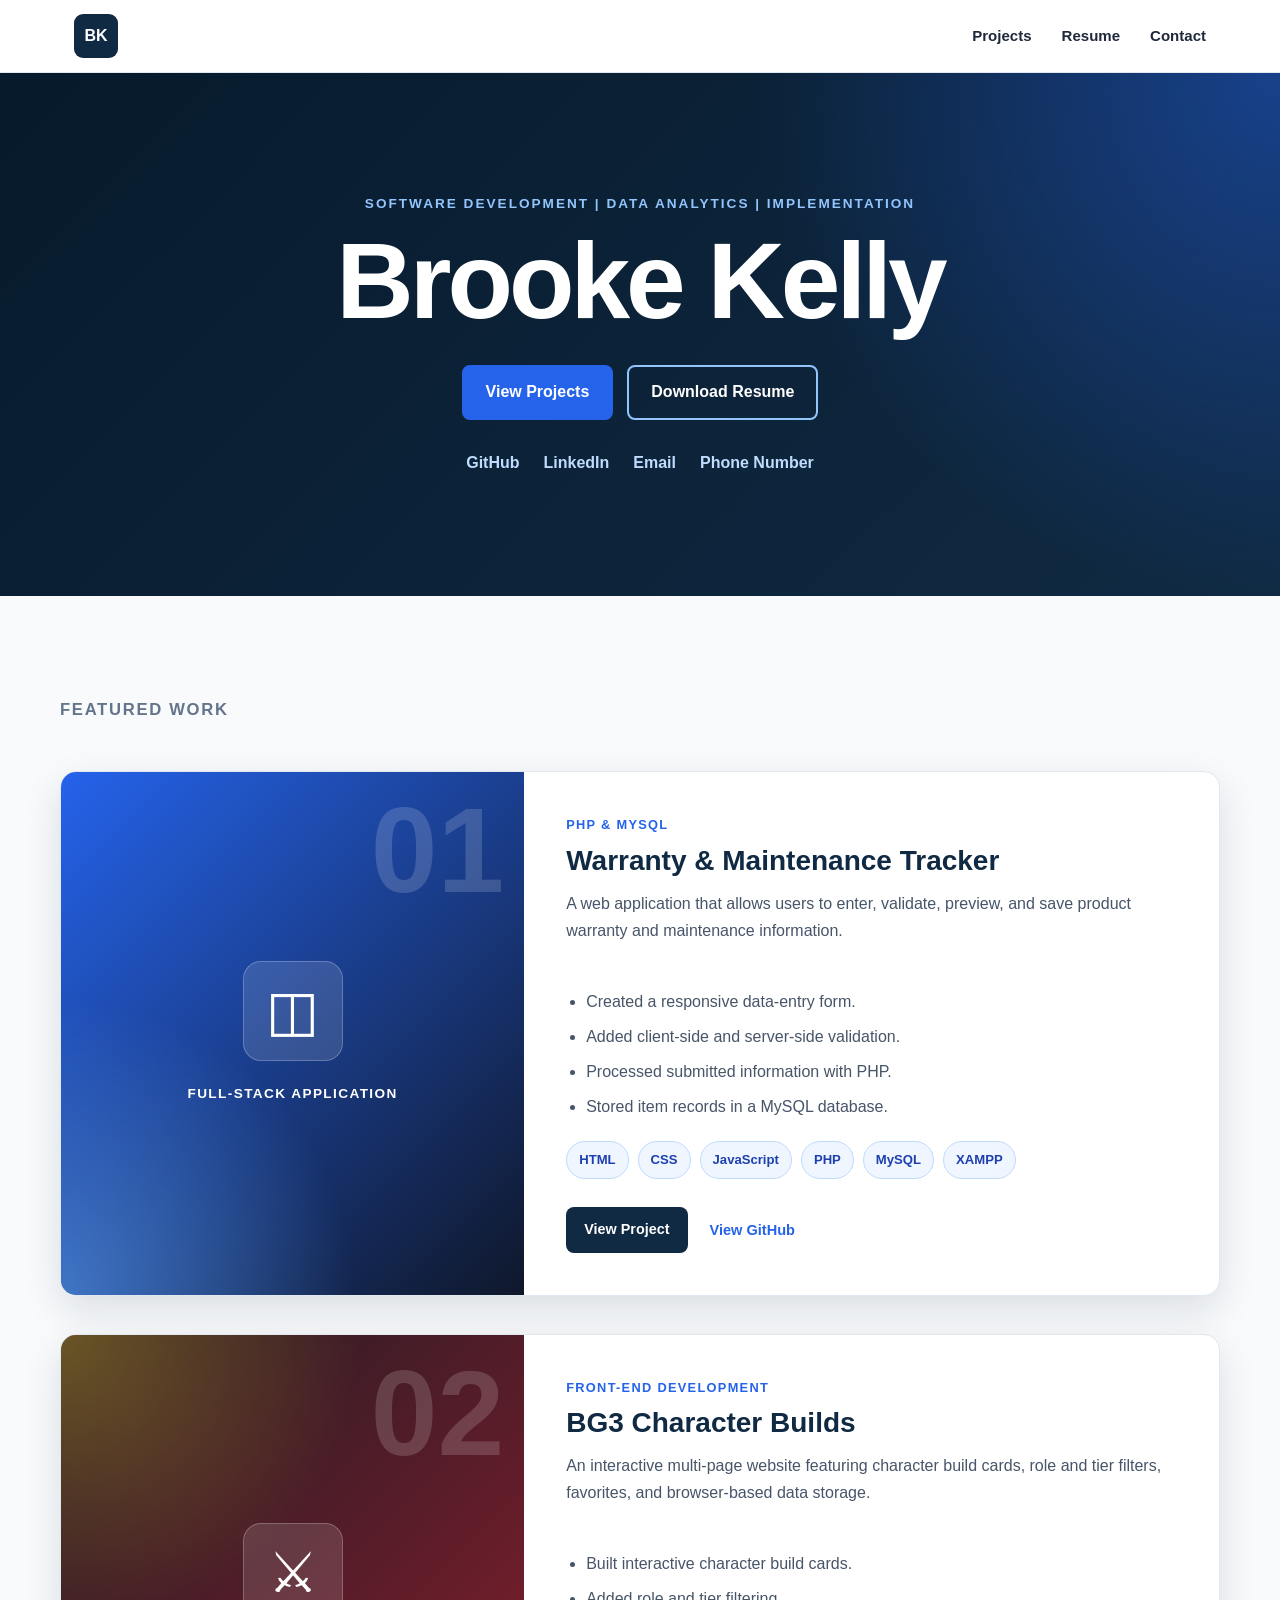
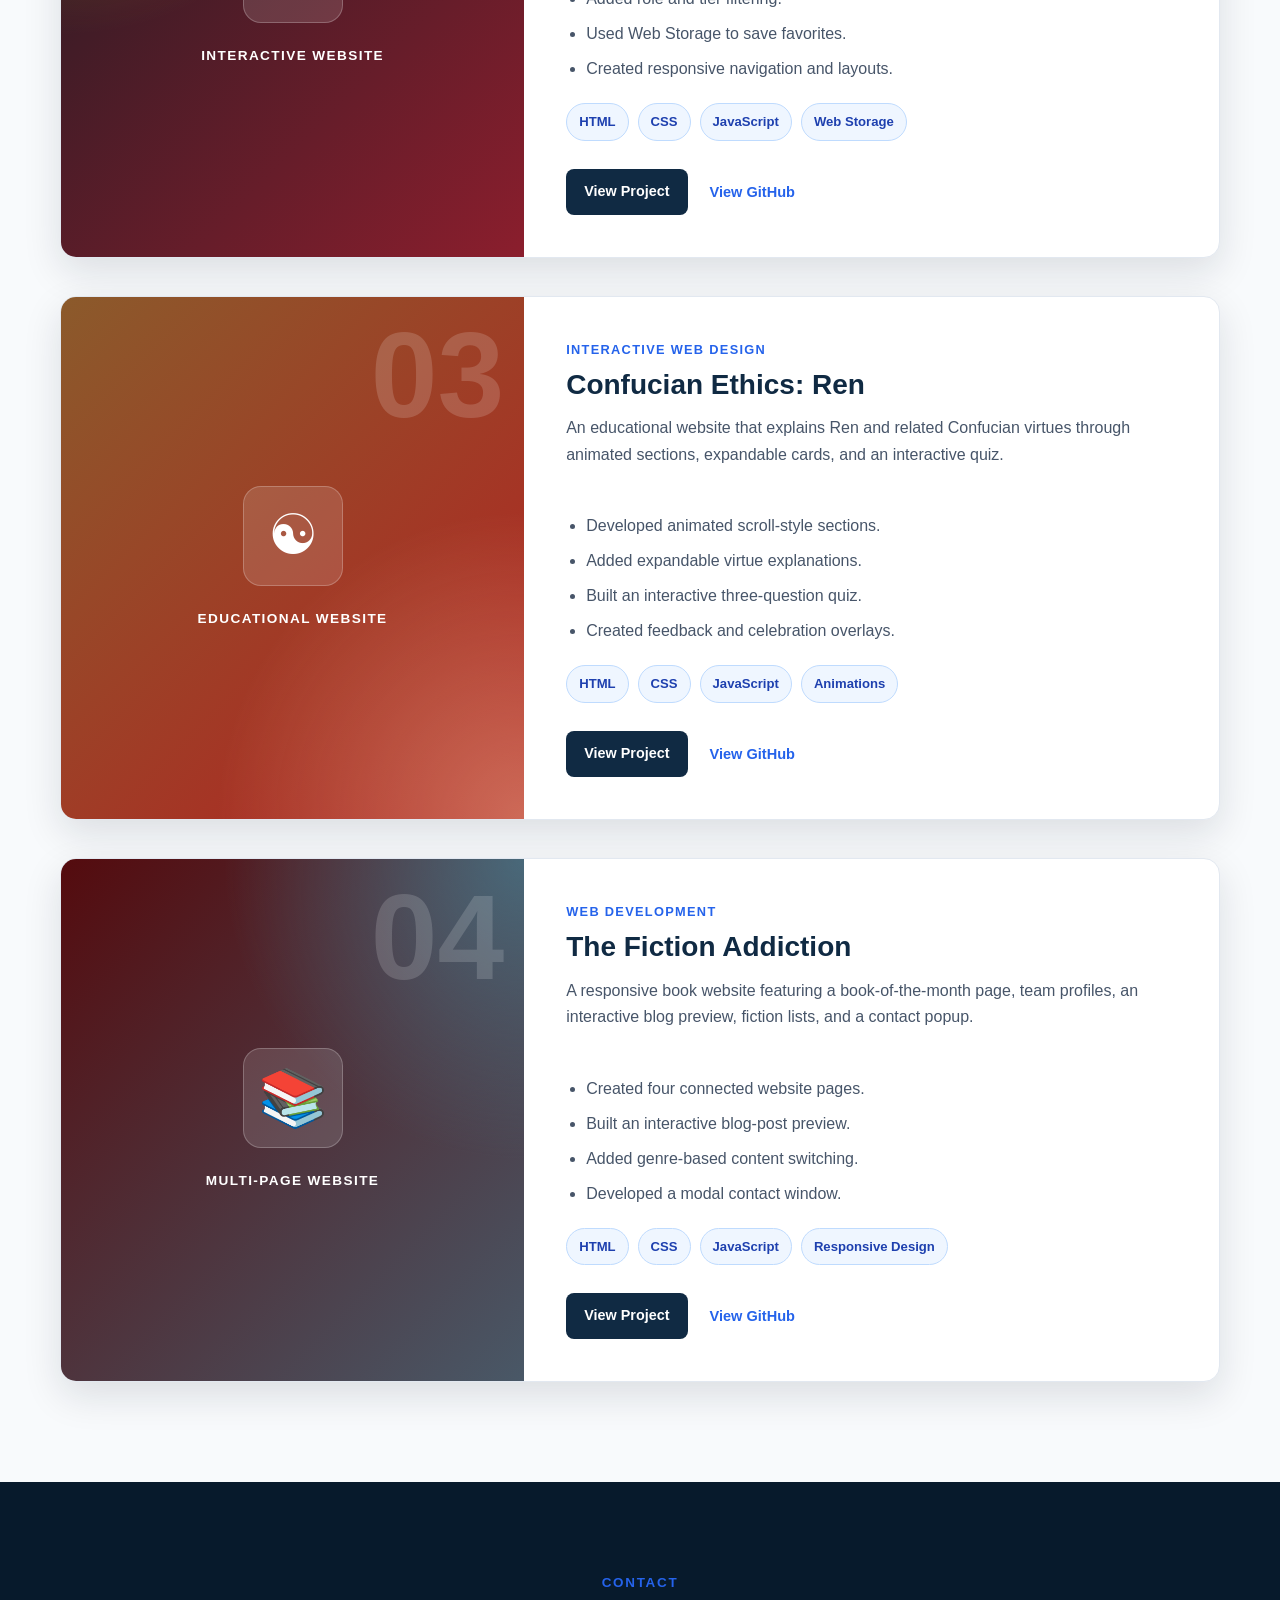
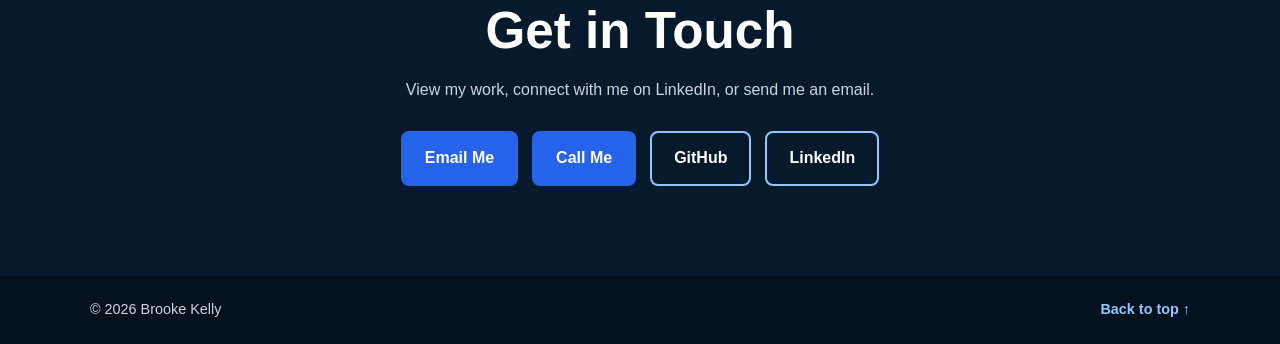
<file: index.html>
<!DOCTYPE html>
<html lang="en">
<head>
    <meta charset="UTF-8">
    <meta
        name="viewport"
        content="width=device-width, initial-scale=1.0"
    >
    <meta
        name="description"
        content="Brooke Kelly's software development and data analytics portfolio."
    >
    <title>Brooke Kelly | Portfolio</title>
    <link rel="stylesheet" href="style.css">
</head>

<body>
    <header class="site-header">
        <nav class="navbar" aria-label="Main navigation">
            <a class="logo" href="#home" aria-label="Brooke Kelly home">
                BK
            </a>
            <button
                class="menu-button"
                id="menuButton"
                type="button"
                aria-label="Open navigation menu"
                aria-expanded="false"
                aria-controls="navLinks"
            >
                ☰
            </button>
            <ul class="nav-links" id="navLinks">
                <li>
                    <a href="#projects">Projects</a>
                </li>
                <li>
                    <a
                        href="resume/brooke_kelly_resume.docx"
                        download
                    >
                        Resume
                    </a>
                </li>
                <li>
                    <a href="#contact">Contact</a>
                </li>
            </ul>
        </nav>
    </header>
    <main>

        <!-- Hero -->
        <section id="home" class="hero">
            <div class="hero-container">
                <p class="eyebrow">
                    Software Development | Data Analytics | Implementation
                </p>
                <h1>Brooke Kelly</h1>
                <div class="hero-buttons">
                    <a
                        class="button primary-button"
                        href="#projects"
                    >
                        View Projects
                    </a>
                    <a
                        class="button outline-button"
                        href="resume/brooke_kelly_resume.docx"
                        download
                    >
                        Download Resume
                    </a>
                </div>
                <div class="profile-links">
                    <a
                        href="https://github.com/brokelly"
                        target="_blank"
                        rel="noopener noreferrer"
                    >
                        GitHub
                    </a>
                    <a
                        href="https://www.linkedin.com/in/brooke-kelly-339a19264"
                        target="_blank"
                        rel="noopener noreferrer"
                    >
                        LinkedIn
                    </a>
                    <a href="mailto:brooke.kelly1006@gmail.com">
                        Email
                    </a>
                  </a>
                  <a href="tel:6127104519">
                      Phone Number
                  </a>
                </div>
            </div>
        </section>

        <!-- Featured Projects -->
        <section id="projects" class="projects-section">
            <div class="section-container">
                <div class="section-heading">
                    <p class="section-label">
                        Featured Work
                    </p>
                </div>
                <div class="projects-grid">

                    <!-- Warranty Tracker -->
                    <article class="project-card">
                        <div class="project-visual warranty-visual">
                            <span class="project-number">01</span>
                            <div
                                class="visual-symbol"
                                aria-hidden="true"
                            >
                                ◫
                            </div>
                            <p>Full-Stack Application</p>
                        </div>
                        <div class="project-content">
                            <p class="project-category">
                                PHP &amp; MySQL
                            </p>
                            <h3>Warranty &amp; Maintenance Tracker</h3>
                            <p class="project-description">
                                A web application that allows users to enter,
                                validate, preview, and save product warranty
                                and maintenance information.
                            </p>
                            <ul class="project-features">
                                <li>Created a responsive data-entry form.</li>
                                <li>Added client-side and server-side validation.</li>
                                <li>Processed submitted information with PHP.</li>
                                <li>Stored item records in a MySQL database.</li>
                            </ul>
                            <div class="technology-list">
                                <span>HTML</span>
                                <span>CSS</span>
                                <span>JavaScript</span>
                                <span>PHP</span>
                                <span>MySQL</span>
                                <span>XAMPP</span>
                            </div>
                            <div class="project-links">
                                <a
                                    class="project-button"
                                    href="https://brokelly.github.io/warranty-maintenance-tracker/"
                                    target="_blank"
                                    rel="noopener noreferrer"
                                >
                                    View Project
                                </a>
                                <a
                                    class="code-link"
                                    href="https://github.com/brokelly/warranty-maintenance-tracker"
                                    target="_blank"
                                    rel="noopener noreferrer"
                                >
                                    View GitHub
                                </a>
                            </div>
                        </div>
                    </article>

                    <!-- BG3 -->
                    <article class="project-card">
                        <div class="project-visual bg3-visual">
                            <span class="project-number">02</span>
                            <div
                                class="visual-symbol"
                                aria-hidden="true"
                            >
                                ⚔
                            </div>
                            <p>Interactive Website</p>
                        </div>
                        <div class="project-content">
                            <p class="project-category">
                                Front-End Development
                            </p>
                            <h3>BG3 Character Builds</h3>
                            <p class="project-description">
                                An interactive multi-page website featuring
                                character build cards, role and tier filters,
                                favorites, and browser-based data storage.
                            </p>
                            <ul class="project-features">
                                <li>Built interactive character build cards.</li>
                                <li>Added role and tier filtering.</li>
                                <li>Used Web Storage to save favorites.</li>
                                <li>Created responsive navigation and layouts.</li>
                            </ul>
                            <div class="technology-list">
                                <span>HTML</span>
                                <span>CSS</span>
                                <span>JavaScript</span>
                                <span>Web Storage</span>
                            </div>
                            <div class="project-links">
                                <a
                                    class="project-button"
                                    href="https://brokelly.github.io/bg3-builds/"
                                    target="_blank"
                                    rel="noopener noreferrer"
                                >
                                    View Project
                                </a>
                                <a
                                    class="code-link"
                                    href="https://github.com/brokelly/bg3-builds"
                                    target="_blank"
                                    rel="noopener noreferrer"
                                >
                                    View GitHub
                                </a>
                            </div>
                        </div>
                    </article>

                    <!-- Confucian Ethics -->
                    <article class="project-card">
                        <div class="project-visual ethics-visual">
                            <span class="project-number">03</span>
                            <div
                                class="visual-symbol"
                                aria-hidden="true"
                            >
                                ☯
                            </div>
                            <p>Educational Website</p>
                        </div>
                        <div class="project-content">
                            <p class="project-category">
                                Interactive Web Design
                            </p>
                            <h3>Confucian Ethics: Ren</h3>
                            <p class="project-description">
                                An educational website that explains Ren and
                                related Confucian virtues through animated
                                sections, expandable cards, and an interactive
                                quiz.
                            </p>
                            <ul class="project-features">
                                <li>Developed animated scroll-style sections.</li>
                                <li>Added expandable virtue explanations.</li>
                                <li>Built an interactive three-question quiz.</li>
                                <li>Created feedback and celebration overlays.</li>
                            </ul>
                            <div class="technology-list">
                                <span>HTML</span>
                                <span>CSS</span>
                                <span>JavaScript</span>
                                <span>Animations</span>
                            </div>
                            <div class="project-links">
                                <a
                                    class="project-button"
                                    href="https://brokelly.github.io/confucian-ethics/"
                                    target="_blank"
                                    rel="noopener noreferrer"
                                >
                                    View Project
                                </a>
                                <a
                                    class="code-link"
                                    href="https://github.com/brokelly/confucian-ethics"
                                    target="_blank"
                                    rel="noopener noreferrer"
                                >
                                    View GitHub
                                </a>
                            </div>
                        </div>
                    </article>

                    <!-- Fiction Addiction -->
                    <article class="project-card">
                        <div class="project-visual fiction-visual">
                            <span class="project-number">04</span>
                            <div
                                class="visual-symbol"
                                aria-hidden="true"
                            >
                                📚
                            </div>
                            <p>Multi-Page Website</p>
                        </div>
                        <div class="project-content">
                            <p class="project-category">
                                Web Development
                            </p>
                            <h3>The Fiction Addiction</h3>
                            <p class="project-description">
                                A responsive book website featuring a
                                book-of-the-month page, team profiles, an
                                interactive blog preview, fiction lists, and
                                a contact popup.
                            </p>
                            <ul class="project-features">
                                <li>Created four connected website pages.</li>
                                <li>Built an interactive blog-post preview.</li>
                                <li>Added genre-based content switching.</li>
                                <li>Developed a modal contact window.</li>
                            </ul>
                            <div class="technology-list">
                                <span>HTML</span>
                                <span>CSS</span>
                                <span>JavaScript</span>
                                <span>Responsive Design</span>
                            </div>
                            <div class="project-links">
                                <a
                                    class="project-button"
                                    href="https://brokelly.github.io/the-fiction-addiction/"
                                    target="_blank"
                                    rel="noopener noreferrer"
                                >
                                    View Project
                                </a>
                                <a
                                    class="code-link"
                                    href="https://github.com/brokelly/the-fiction-addiction"
                                    target="_blank"
                                    rel="noopener noreferrer"
                                >
                                    View GitHub
                                </a>
                            </div>
                        </div>
                    </article>
                </div>
            </div>
        </section>

        <!-- Contact -->
        <section id="contact" class="contact-section">
            <div class="contact-container">
                <p class="section-label">
                    Contact
                </p>
                <h2>Get in Touch</h2>
                <p>
                    View my work, connect with me on LinkedIn, or send me an
                    email.
                </p>
                <div class="contact-buttons">
                    <a
                        class="button primary-button"
                        href="mailto:brooke.kelly1006@gmail.com"
                    >
                        Email Me
                    </a>
                    <a
                        class="button primary-button"
                        href="tel:6127104519"
                    >
                        Call Me
                    </a>    
                    <a
                        class="button contact-button"
                        href="https://github.com/brokelly"
                        target="_blank"
                        rel="noopener noreferrer"
                    >
                        GitHub
                    </a>
                    <a
                        class="button contact-button"
                        href="https://www.linkedin.com/in/brooke-kelly-339a19264"
                        target="_blank"
                        rel="noopener noreferrer"
                    >
                        LinkedIn
                    </a>
                </div>
            </div>
        </section>
    </main>
    <footer class="site-footer">
        <p>
            © <span id="currentYear"></span> Brooke Kelly
        </p>
        <a href="#home">
            Back to top ↑
        </a>
    </footer>
    <script src="script.js"></script>
</body>
</html>
</file>
<file: style.css>
:root {
    --navy: #102a43;
    --dark-navy: #071a2c;
    --blue: #2563eb;
    --white: #ffffff;
    --off-white: #f8fafc;
    --light-gray: #e2e8f0;
    --gray: #64748b;
    --dark-gray: #1e293b;
    --light-blue: #eff6ff;
    --radius: 16px;
    --shadow: 0 14px 38px rgba(15, 23, 42, 0.12);
}

* {
    box-sizing: border-box;
    margin: 0;
    padding: 0;
}

html {
    scroll-behavior: smooth;
}

body {
    background-color: var(--off-white);
    color: var(--dark-gray);
    font-family: Arial, Helvetica, sans-serif;
    line-height: 1.65;
}

a {
    color: inherit;
    text-decoration: none;
}

button {
    font-family: inherit;
}

.section-container {
    margin: 0 auto;
    max-width: 1160px;
}

/* Navigation */
.site-header {
    background-color: rgba(255, 255, 255, 0.98);
    border-bottom: 1px solid var(--light-gray);
    position: sticky;
    top: 0;
    z-index: 1000;
}

.navbar {
    align-items: center;
    display: flex;
    justify-content: space-between;
    margin: 0 auto;
    max-width: 1180px;
    min-height: 72px;
    padding: 0 24px;
}

.logo {
    align-items: center;
    background-color: var(--navy);
    border-radius: 9px;
    color: var(--white);
    display: flex;
    font-size: 1rem;
    font-weight: 800;
    height: 44px;
    justify-content: center;
    width: 44px;
}

.logo:hover {
    background-color: var(--blue);
}

.nav-links {
    align-items: center;
    display: flex;
    gap: 30px;
    list-style: none;
}

.nav-links a {
    color: var(--dark-gray);
    font-size: 0.94rem;
    font-weight: 700;
}

.nav-links a:hover {
    color: var(--blue);
}

.menu-button {
    background: none;
    border: 0;
    color: var(--navy);
    cursor: pointer;
    display: none;
    font-size: 1.7rem;
}

/* Hero */
.hero {
    background:
        radial-gradient(
            circle at top right,
            rgba(37, 99, 235, 0.45),
            transparent 38%
        ),
        linear-gradient(
            135deg,
            var(--dark-navy),
            var(--navy)
        );
    color: var(--white);
    padding: 120px 24px;
}

.hero-container {
    margin: 0 auto;
    max-width: 900px;
    text-align: center;
}

.eyebrow {
    color: #93c5fd;
    font-size: 0.85rem;
    font-weight: 800;
    letter-spacing: 2px;
    margin-bottom: 16px;
    text-transform: uppercase;
}

.hero h1 {
    font-size: clamp(3.7rem, 10vw, 6.7rem);
    letter-spacing: -4px;
    line-height: 0.95;
    margin-bottom: 26px;
}

.hero-text {
    color: #dbe7f2;
    font-size: 1.12rem;
    margin: 0 auto;
    max-width: 720px;
}

.hero-buttons {
    display: flex;
    flex-wrap: wrap;
    gap: 14px;
    justify-content: center;
    margin-top: 32px;
}

.button {
    border: 2px solid transparent;
    border-radius: 8px;
    display: inline-block;
    font-weight: 800;
    padding: 12px 22px;
    text-align: center;
    transition:
        background-color 0.2s ease,
        color 0.2s ease,
        transform 0.2s ease;
}

.button:hover {
    transform: translateY(-2px);
}

.primary-button {
    background-color: var(--blue);
    color: var(--white);
}

.primary-button:hover {
    background-color: #1d4ed8;
}

.outline-button {
    border-color: #93c5fd;
    color: var(--white);
}

.outline-button:hover {
    background-color: var(--white);
    color: var(--navy);
}

.profile-links {
    display: flex;
    flex-wrap: wrap;
    gap: 24px;
    justify-content: center;
    margin-top: 30px;
}

.profile-links a {
    color: #bfdbfe;
    font-weight: 700;
}

.profile-links a:hover {
    color: var(--white);
    text-decoration: underline;
}

/* Projects */
.projects-section {
    padding: 100px 24px;
}

.section-heading {
    margin-bottom: 48px;
    max-width: 780px;
}

.section-label {
    color: var(--blue);
    font-size: 0.84rem;
    font-weight: 800;
    letter-spacing: 1.7px;
    margin-bottom: 8px;
    text-transform: uppercase;
}

.section-heading h2,
.contact-container h2 {
    color: var(--navy);
    font-size: clamp(2.1rem, 5vw, 3.2rem);
    line-height: 1.15;
    margin-bottom: 16px;
}

.section-heading > p:last-child {
    color: var(--gray);
    font-size: 1.04rem;
}

.projects-grid {
    display: grid;
    gap: 38px;
}

.project-card {
    background-color: var(--white);
    border: 1px solid var(--light-gray);
    border-radius: var(--radius);
    box-shadow: var(--shadow);
    display: grid;
    grid-template-columns:
        minmax(280px, 0.8fr)
        minmax(0, 1.2fr);
    min-height: 430px;
    overflow: hidden;
    transition:
        box-shadow 0.25s ease,
        transform 0.25s ease;
}

.project-card:hover {
    box-shadow: 0 20px 48px rgba(15, 23, 42, 0.16);
    transform: translateY(-4px);
}

.project-visual {
    align-items: center;
    color: var(--white);
    display: flex;
    flex-direction: column;
    justify-content: center;
    min-height: 430px;
    overflow: hidden;
    padding: 30px;
    position: relative;
    text-align: center;
}

.project-number {
    color: rgba(255, 255, 255, 0.16);
    font-size: 7.5rem;
    font-weight: 900;
    line-height: 1;
    position: absolute;
    right: 20px;
    top: 18px;
}

.visual-symbol {
    align-items: center;
    background-color: rgba(255, 255, 255, 0.13);
    border: 1px solid rgba(255, 255, 255, 0.23);
    border-radius: 18px;
    display: flex;
    font-size: 3.5rem;
    height: 100px;
    justify-content: center;
    margin-bottom: 22px;
    position: relative;
    width: 100px;
}

.project-visual > p {
    font-size: 0.85rem;
    font-weight: 800;
    letter-spacing: 1.4px;
    position: relative;
    text-transform: uppercase;
}

.warranty-visual {
    background:
        radial-gradient(
            circle at bottom left,
            rgba(96, 165, 250, 0.55),
            transparent 42%
        ),
        linear-gradient(135deg, #2563eb, #0f172a);
}

.bg3-visual {
    background:
        radial-gradient(
            circle at top left,
            rgba(201, 162, 39, 0.43),
            transparent 43%
        ),
        linear-gradient(135deg, #1f1b24, #8b1e2d);
}

.ethics-visual {
    background:
        radial-gradient(
            circle at bottom right,
            rgba(255, 233, 184, 0.36),
            transparent 44%
        ),
        linear-gradient(135deg, #8b5a2b, #b22222);
}

.fiction-visual {
    background:
        radial-gradient(
            circle at top right,
            rgba(70, 132, 153, 0.68),
            transparent 43%
        ),
        linear-gradient(135deg, #540b0e, #495867);
}

.project-content {
    display: flex;
    flex-direction: column;
    padding: 42px;
}

.project-category {
    color: var(--blue);
    font-size: 0.8rem;
    font-weight: 800;
    letter-spacing: 1.3px;
    margin-bottom: 8px;
    text-transform: uppercase;
}

.project-content h3 {
    color: var(--navy);
    font-size: 1.75rem;
    line-height: 1.2;
    margin-bottom: 14px;
}

.project-description {
    color: #475569;
    min-height: 78px;
}

.project-features {
    color: #475569;
    display: grid;
    gap: 8px;
    margin: 20px 0;
    min-height: 132px;
    padding-left: 20px;
}

.technology-list {
    display: flex;
    flex-wrap: wrap;
    gap: 9px;
}

.technology-list span {
    background-color: var(--light-blue);
    border: 1px solid #bfdbfe;
    border-radius: 50px;
    color: #1e40af;
    font-size: 0.82rem;
    font-weight: 700;
    padding: 7px 12px;
}

.project-note {
    background-color: var(--light-blue);
    border-left: 4px solid var(--blue);
    color: #334155;
    font-size: 0.9rem;
    margin-top: 20px;
    padding: 12px 14px;
}

.project-links {
    align-items: center;
    display: flex;
    flex-wrap: wrap;
    gap: 22px;
    margin-top: auto;
    padding-top: 28px;
}

.project-button {
    background-color: var(--navy);
    border-radius: 8px;
    color: var(--white);
    font-size: 0.9rem;
    font-weight: 800;
    padding: 11px 18px;
}

.project-button:hover {
    background-color: var(--blue);
}

.code-link {
    color: var(--blue);
    font-size: 0.91rem;
    font-weight: 800;
}

.code-link:hover {
    text-decoration: underline;
}

/* Contact */
.contact-section {
    background-color: var(--dark-navy);
    color: var(--white);
    padding: 90px 24px;
    text-align: center;
}

.contact-container {
    margin: 0 auto;
    max-width: 700px;
}

.contact-container h2 {
    color: var(--white);
}

.contact-container > p:not(.section-label) {
    color: #cbd5e1;
}

.contact-buttons {
    display: flex;
    flex-wrap: wrap;
    gap: 14px;
    justify-content: center;
    margin-top: 28px;
}

.contact-button {
    border-color: #93c5fd;
    color: var(--white);
}

.contact-button:hover {
    background-color: var(--white);
    color: var(--navy);
}

/* Footer */
.site-footer {
    align-items: center;
    background-color: #04111e;
    color: #cbd5e1;
    display: flex;
    font-size: 0.9rem;
    justify-content: space-between;
    padding: 22px max(24px, calc((100% - 1100px) / 2));
}

.site-footer a {
    color: #93c5fd;
    font-weight: 700;
}

/* Responsive */
@media (max-width: 900px) {
    .project-card {
        grid-template-columns: 1fr;
    }

    .project-visual {
        min-height: 280px;
    }

    .project-description,
    .project-features {
        min-height: auto;
    }
}

@media (max-width: 700px) {
    .menu-button {
        display: block;
    }

    .nav-links {
        background-color: var(--white);
        border-bottom: 1px solid var(--light-gray);
        display: none;
        flex-direction: column;
        gap: 0;
        left: 0;
        position: absolute;
        top: 72px;
        width: 100%;
    }

    .nav-links.show {
        display: flex;
    }

    .nav-links li {
        width: 100%;
    }

    .nav-links a {
        display: block;
        padding: 14px 24px;
        width: 100%;
    }

    .site-footer {
        flex-direction: column;
        gap: 10px;
        text-align: center;
    }
}

@media (max-width: 500px) {
    .hero {
        padding: 85px 18px;
    }

    .hero h1 {
        letter-spacing: -2px;
    }

    .hero-buttons,
    .contact-buttons {
        flex-direction: column;
    }

    .button {
        width: 100%;
    }

    .projects-section,
    .contact-section {
        padding: 70px 18px;
    }

    .project-content {
        padding: 24px;
    }

    .project-visual {
        min-height: 230px;
    }

    .project-number {
        font-size: 5.5rem;
    }

    .visual-symbol {
        font-size: 2.8rem;
        height: 84px;
        width: 84px;
    }
}
</file>
